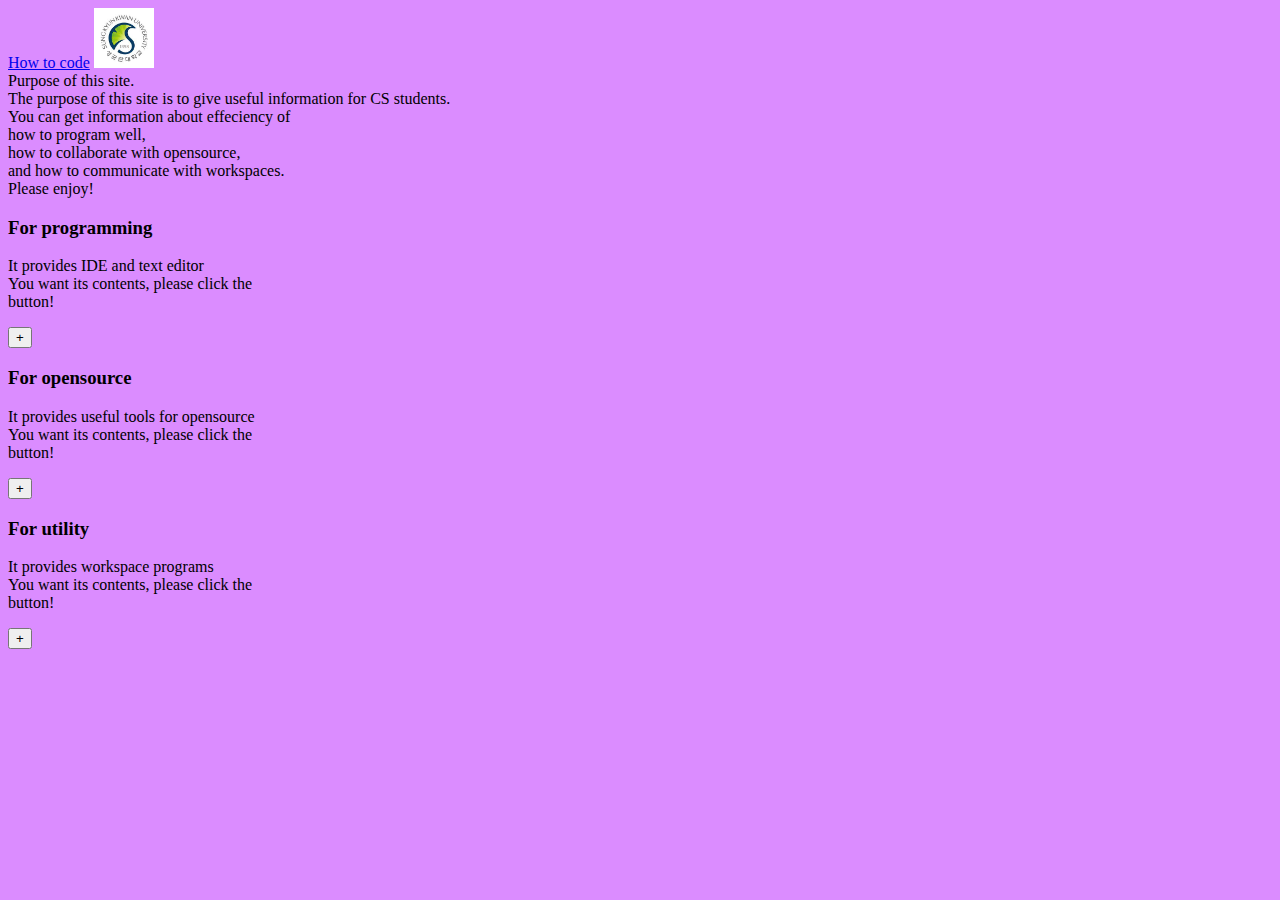
<file: index.html>
<!DOCTYPE html>
<html>

<head>
    <title>Information for CS students</title>
    <link href="https://cdn.jsdelivr.net/npm/bootstrap@5.1.3/dist/css/bootstrap.min.css" rel="stylesheet" integrity="sha384-1BmE4kWBq78iYhFldvKuhfTAU6auU8tT94WrHftjDbrCEXSU1oBoqyl2QvZ6jIW3" crossorigin="anonymous" />
    <link rel="stylesheet" href="css/style.css" />
</head>

<body>
    <nav class="navbar navbar-expand-lg navbar-dark bg-success">
        <div class="container-fluid">
            <a class="navbar-brand" href="#">How to code</a>
            <img src="image/skku.jpg" style="width: 60px; height: 60px" />
        </div>
    </nav>

    <div class="container-fluid float-left mt-3 bg-white rounded mx-0">
        <div class="accordian display-6" id="purpose">
            Purpose of this site.
            <div class="container-fluid h5">
                The purpose of this site is to give useful information for CS students.
                <br /> You can get information about effeciency of <br />how to program well,
                <br />how to collaborate with opensource, <br />and how to communicate with workspaces.<br /> Please enjoy!
            </div>
        </div>
    </div>
    <div class="container-fluid bg-light">
        <div class="row">
            <div class="col">
                <div class="card" style="width: 18rem" id="programming">
                    <h3 class="card-title">For programming</h3>
                    <p class="card-text">
                        It provides IDE and text editor<br /> You want its contents, please click the button!
                    </p>
                    <button type="button" class="btn btn-primary btn-small" id="open program card">+</button>
                </div>
            </div>

            <div class="col">
                <div class="card" style="width: 18rem" id="opensource">
                    <h3 class="card-title">For opensource</h3>
                    <p class="card-text">
                        It provides useful tools for opensource<br /> You want its contents, please click the button!
                    </p>
                    <button type="button" class="btn btn-primary btn-small" id="open opensource card">+</button>
                </div>
            </div>

            <div class="col">
                <div class="card" style="width: 18rem" id="utility">
                    <h3 class="card-title">For utility</h3>
                    <p class="card-text">
                        It provides workspace programs<br /> You want its contents, please click the button!
                    </p>
                    <button type="button" class="btn btn-primary btn-small" id="open utility card">+</button>
                </div>
            </div>
        </div>
    </div>
</body>
<script src="index.js"></script>

</html>
</file>
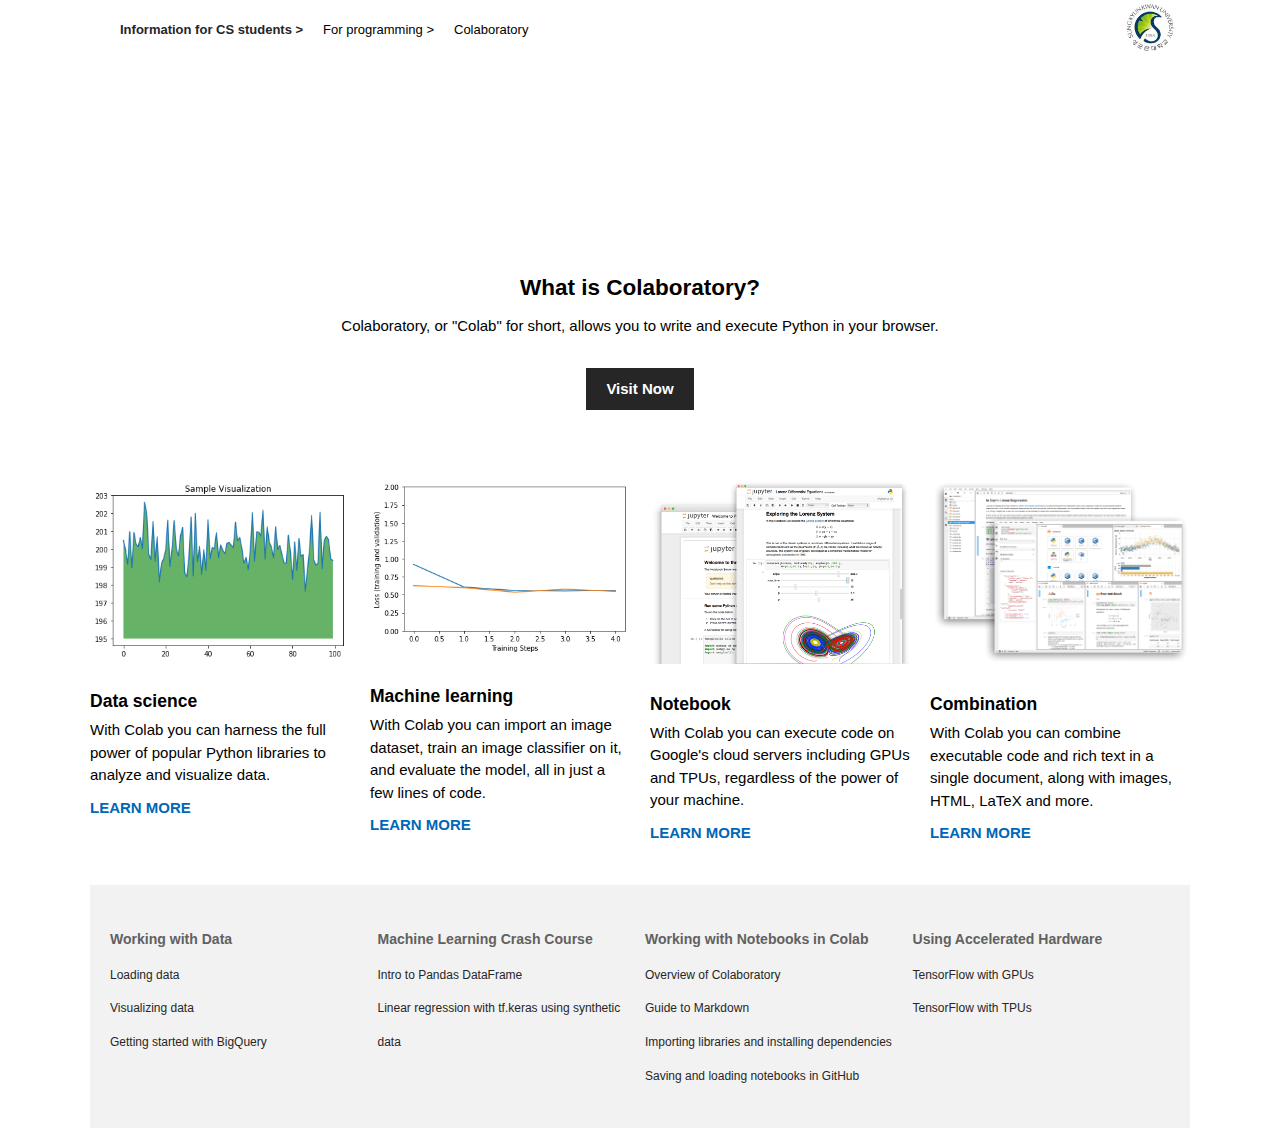
<file: colab.html>
<!DOCTYPE html>
<html>

<head>
    <title>Colaboratory</title>
    <link rel="stylesheet" href="css/colab_style.css" />
</head>

<body>

    <div class="container">
        <!-- Nav -->
        <nav class="main-nav">
            <ul class="main-menu">
                <li><strong><a href="file:///C:/Users/kmixs99/OSSP-TEAM/index.html">Information for CS students ></a></strong></li>
                <li>For programming ></li>
                <li>Colaboratory</li>
            </ul>
            <ul class="right-menu">
                <li>
                    <img src="image/skku.jpg" alt="SKKU" class="logo">

                </li>
            </ul>
        </nav>

        <!-- Showcase -->
        <header class="showcase">
            <h2>What is Colaboratory?</h2>
            <p>
                Colaboratory, or "Colab" for short, allows you to write and execute Python in your browser.
            </p>
            <a href="https://colab.research.google.com/?utm_source=scs-index" class="btn">
            Visit Now <i class="fas fa-chevron-right"></i>
          </a>
        </header>

        <!-- Home cards -->
        <section class="home-cards">
            <div>
                <img src="image/colab/data science.png">
                <h3>Data science</h3>
                <p>
                    With Colab you can harness the full power of popular Python libraries to analyze and visualize data.
                </p>
                <a href="https://colab.research.google.com/?utm_source=scs-index#working-with-data">Learn More <i class="fas fa-chevron-right"></i></a>
            </div>
            <div>
                <img src="image/colab/machine learning.png" alt="" />
                <h3>Machine learning</h3>
                <p>
                    With Colab you can import an image dataset, train an image classifier on it, and evaluate the model, all in just a few lines of code.
                </p>
                <a href="https://colab.research.google.com/?utm_source=scs-index#machine-learning-examples">Learn More <i class="fas fa-chevron-right"></i></a>
            </div>
            <div>
                <img src="image/colab/notebook.png" alt="" />
                <h3>Notebook</h3>
                <p>
                    With Colab you can execute code on Google's cloud servers including GPUs and TPUs, regardless of the power of your machine.
                </p>
                <a href="https://colab.research.google.com/notebooks/basic_features_overview.ipynb">Learn More <i class="fas fa-chevron-right"></i></a>
            </div>
            <div>
                <img src="image/colab/combination.png" alt="" />
                <h3>Combination</h3>
                <p>
                    With Colab you can combine executable code and rich text in a single document, along with images, HTML, LaTeX and more.
                </p>
                <a href="https://colab.research.google.com/?utm_source=scs-index#using-accelerated-hardware">Learn More <i class="fas fa-chevron-right"></i></a>
            </div>
        </section>

        <!-- Links -->
        <section class="links">
            <div class="links-inner">
                <ul>
                    <li>
                        <h3>Working with Data</h3>
                    </li>
                    <li><a href="https://colab.research.google.com/notebooks/io.ipynb">Loading data</a></li>
                    <li><a href="https://colab.research.google.com/notebooks/charts.ipynb">Visualizing data</a></li>
                    <li><a href="https://colab.research.google.com/notebooks/bigquery.ipynb">Getting started with BigQuery</a></li>
                </ul>
                <ul>
                    <li>
                        <h3>Machine Learning Crash Course</h3>
                    </li>
                    <li><a href="https://colab.research.google.com/github/google/eng-edu/blob/main/ml/cc/exercises/pandas_dataframe_ultraquick_tutorial.ipynb">Intro to Pandas DataFrame</a></li>
                    <li><a href="https://colab.research.google.com/github/google/eng-edu/blob/main/ml/cc/exercises/linear_regression_with_synthetic_data.ipynb">Linear regression with tf.keras using synthetic data</a></li>
                </ul>
                <ul>
                    <li>
                        <h3>Working with Notebooks in Colab</h3>
                    </li>
                    <li><a href="https://colab.research.google.com/notebooks/basic_features_overview.ipynb">Overview of Colaboratory</a></li>
                    <li><a href="https://colab.research.google.com/notebooks/markdown_guide.ipynb">Guide to Markdown</a></li>
                    <li><a href="https://colab.research.google.com/notebooks/snippets/importing_libraries.ipynb">Importing libraries and installing dependencies</a></li>
                    <li><a href="https://colab.research.google.com/github/googlecolab/colabtools/blob/master/notebooks/colab-github-demo.ipynb">Saving and loading notebooks in GitHub</a></li>
                </ul>
                <ul>
                    <li>
                        <h3>Using Accelerated Hardware</h3>
                    </li>
                    <li><a href="https://colab.research.google.com/notebooks/gpu.ipynb">TensorFlow with GPUs</a></li>
                    <li><a href="https://colab.research.google.com/notebooks/tpu.ipynb">TensorFlow with TPUs</a></li>
                </ul>
            </div>
        </section>
</body>

</html>
</file>
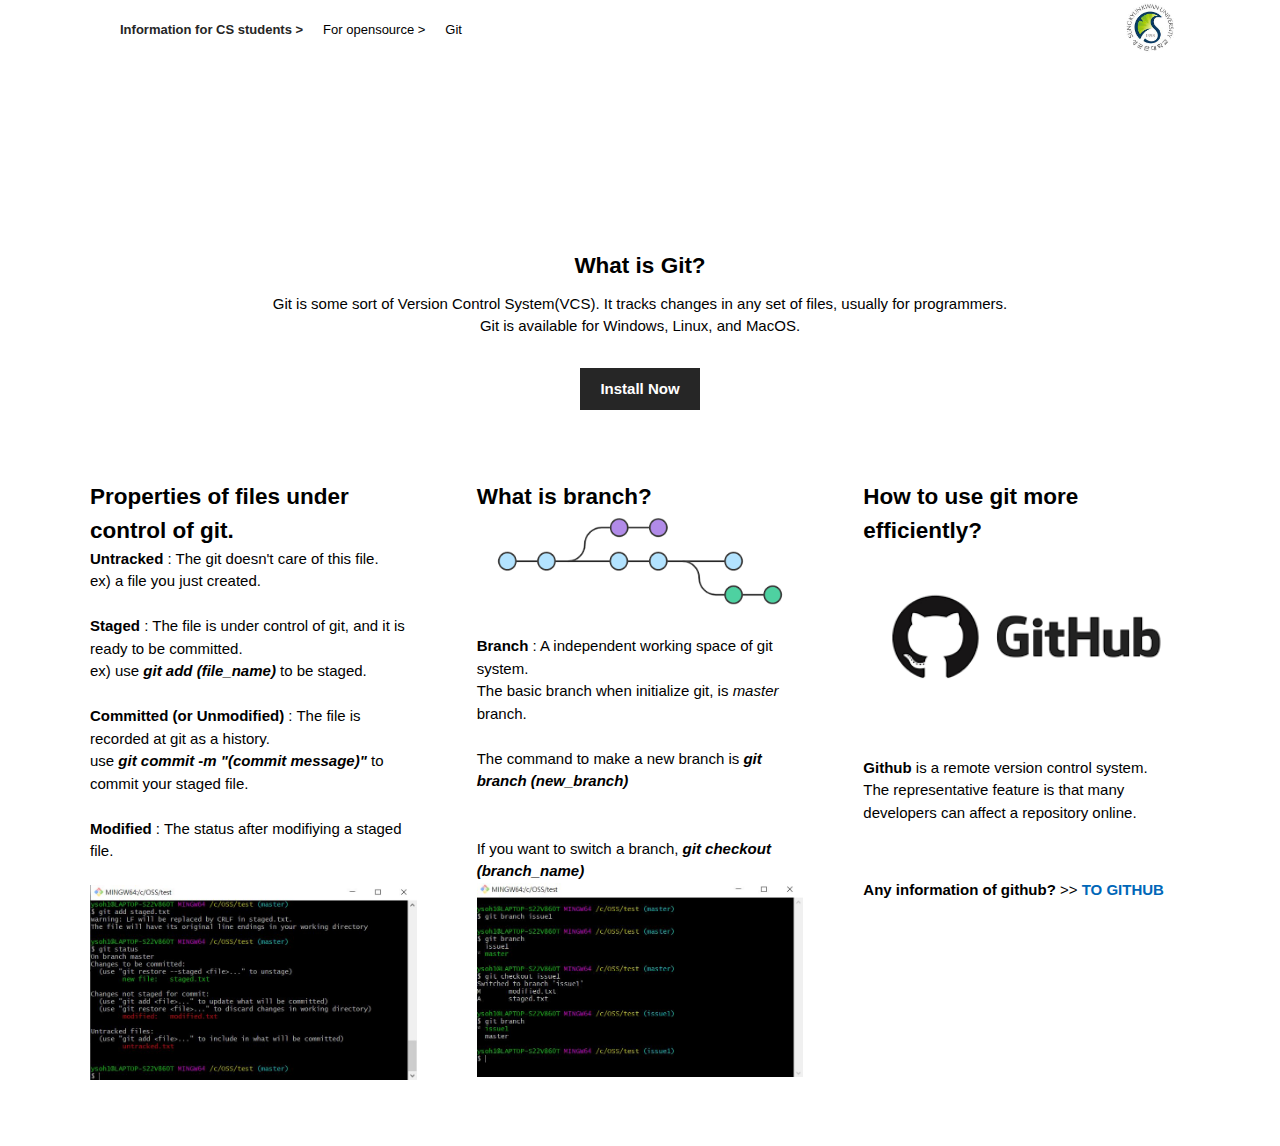
<file: git.html>
<!DOCTYPE html>
<html>

<head>
    <title>Git</title>
    <link rel="stylesheet" href="css/git_style.css">
</head>

<body>
    <div class="container">
        <!-- Nav -->
        <nav class="main-nav">
            <ul class="main-menu">
                <li><strong><a href="index.html">Information for CS students ></a></strong></li>
                <li>For opensource ></li>
                <li>Git</li>
            </ul>
            <ul class="right-menu">
                <li>
                    <img src="image/skku.jpg" alt="SKKU" class="logo">
                </li>
            </ul>
        </nav>

        <!-- Showcase -->
        <header class="showcase">
            <h2>What is Git?</h2>
            <p>
                Git is some sort of Version Control System(VCS). It tracks changes in any set of files, usually for programmers.
                <br>Git is available for Windows, Linux, and MacOS.
            </p>
            <a href="https://git-scm.com/downloads" class="btn">
                Install Now <i class="fas fa-chevron-right"></i>
            </a>
        </header>

        <!-- Home cards -->
        <section class="home-cards">
            <div>
                <h2>Properties of files under control of git.</h2>
                <ul>
                    <li>
                        <b>Untracked</b> : The git doesn't care of this file.
                        <p>ex) a file you just created.</p>
                    </li>
                    <li>
                        <br><b>Staged</b> : The file is under control of git, and it is ready to be committed.
                        <p>ex) use <b><em>git add (file_name)</em></b> to be staged.</p>
                    </li>
                    <li>
                        <br><b>Committed (or Unmodified)</b> : The file is recorded at git as a history.
                        <p>use <b><em>git commit -m "(commit message)"</em></b> to commit your staged file.</p>
                    </li>
                    <li>
                        <br><b>Modified</b> : The status after modifiying a staged file.<br>
                    </li>
                </ul>
                <br><img src="image/git/git_status.jpg" alt="">
            </div>
            <div>
                <h2>What is branch?</h2>
                <img src="image/git/git_branch.jpg" alt="">
                <b>Branch</b> : A independent working space of git system.
                <br>The basic branch when initialize git, is <em>master</em> branch.
                <br><br>
                <p>The command to make a new branch is <b><em>git branch (new_branch)</em></b></p>
                <br><br>
                <p>If you want to switch a branch, <b><em>git checkout (branch_name)</em></b></p>
                <img src="image/git/git_checkout.JPG" alt="">
            </div>
            <div>
                <h2>How to use git more efficiently?</h2>
                <img src="image/git/github_logo.jpg" alt="">
                <p>
                    <b>Github</b> is a remote version control system.
                    <br>The representative feature is that many developers can affect a repository online.
                </p>
                <br><br>
                <p><b>Any information of github?</b> >> <a href="github.html">To github</a></p>
            </div>
        </section>
    </div>
</body>

</html>
</file>
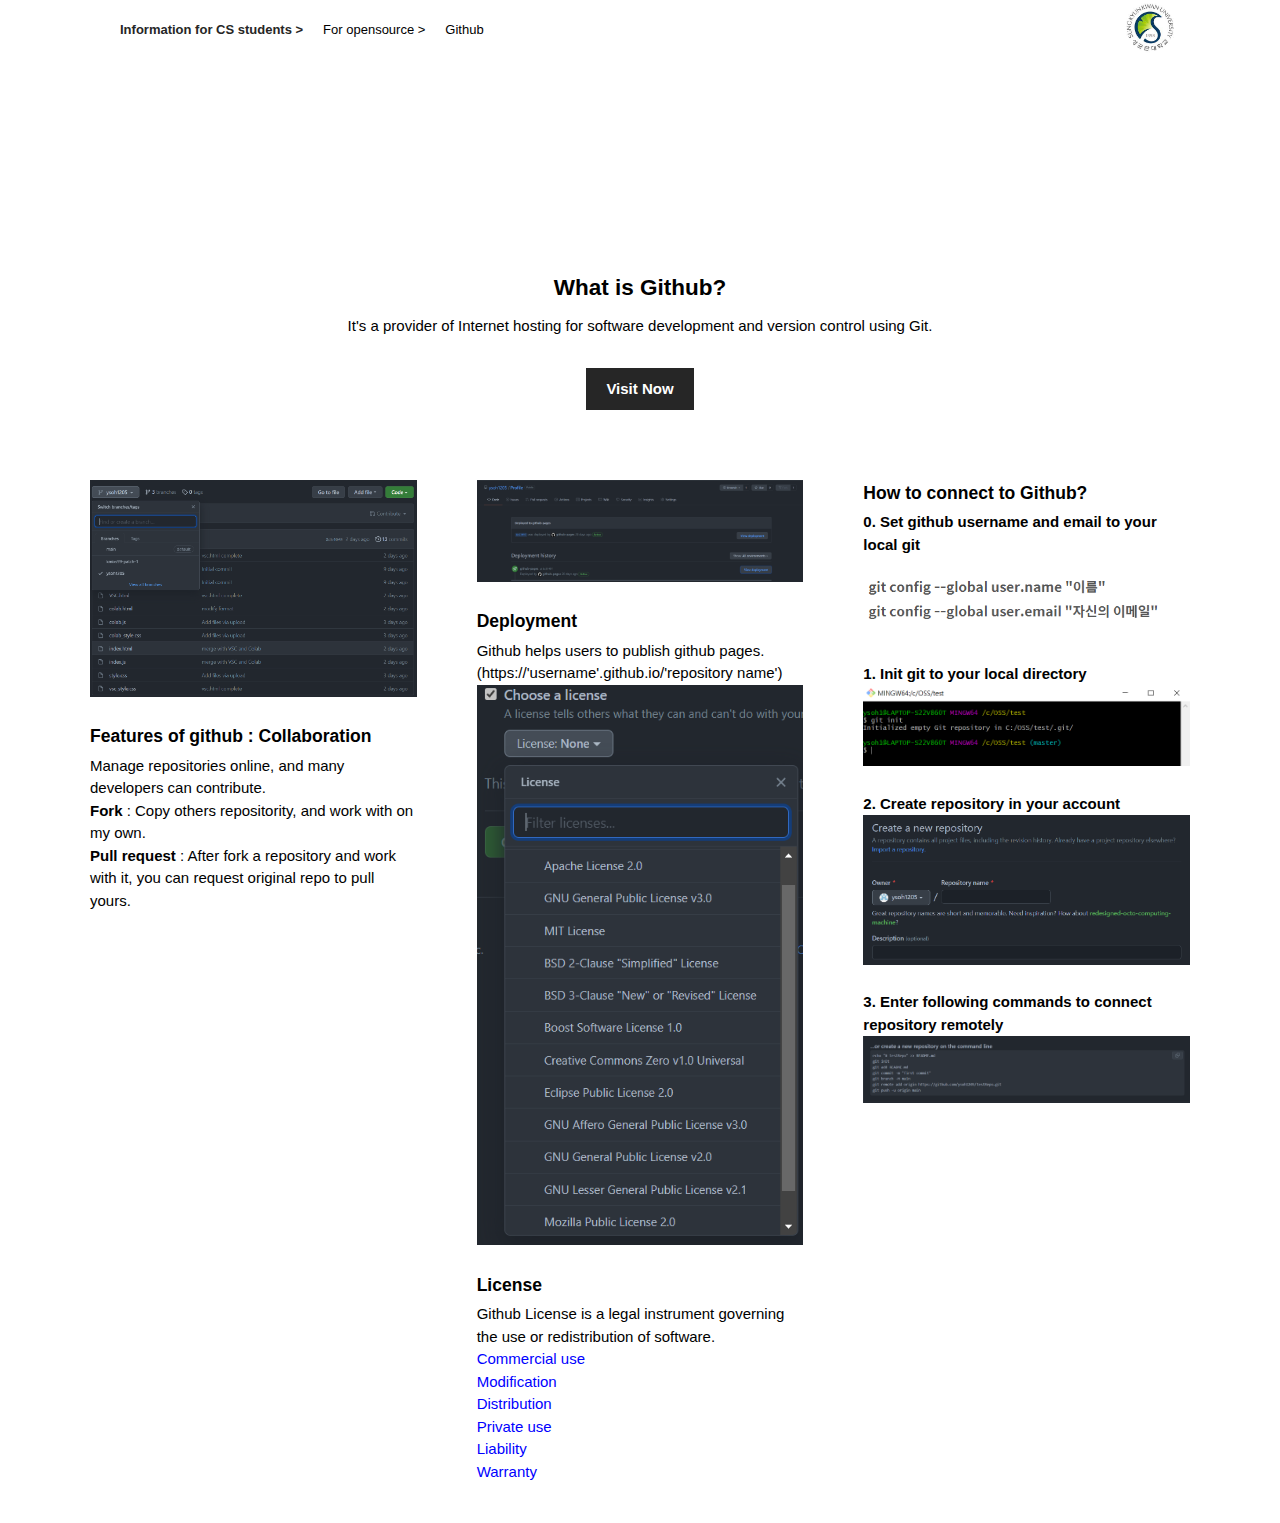
<file: github.html>
<!DOCTYPE html>
<html>

<head>
    <title>Github</title>
    <link rel="stylesheet" href="css/github_style.css">
</head>

<body>
    <div class="container">
        <!-- Nav -->
        <nav class="main-nav">
            <ul class="main-menu">
                <li><strong><a href="index.html">Information for CS students ></a></strong></li>
                <li>For opensource ></li>
                <li>Github</li>
            </ul>
            <ul class="right-menu">
                <li>
                    <img src="image/skku.jpg" alt="SKKU" class="logo">
                </li>
            </ul>
        </nav>

        <!-- Showcase -->
        <header class="showcase">
            <h2>What is Github?</h2>
            <p>
                It's a provider of Internet hosting for software development and version control using Git.
            </p>
            <a href="https://github.com/" class="btn">
                Visit Now <i class="fas fa-chevron-right"></i>
            </a>
        </header>

        <!-- Home cards -->
        <section class="home-cards">
            <div>
                <img src="image/github/github_remote.jpg" alt="">
                <h3>Features of github : Collaboration</h3>
                <ul>
                    <li>Manage repositories online, and many developers can contribute.</li>
                    <li><b>Fork</b> : Copy others repositority, and work with on my own.</li>
                    <li><b>Pull request</b> : After fork a repository and work with it, you can request original repo to pull yours.</li>
                </ul>
            </div>
            <div>
                <img src="image/github/github_deploy.jpg" alt="">
                <h3>Deployment</h3>
                <p>Github helps users to publish github pages.(https://'username'.github.io/'repository name')</p>
                <img src="image/github/github_license.jpg" alt="">
                <h3>License</h3>
                <p>Github License is a legal instrument governing the use or redistribution of software.</p>
                <ul style="color:rgb(0, 0, 255);">
                    <li>Commercial use</li>
                    <li>Modification</li>
                    <li>Distribution</li>
                    <li>Private use</li>
                    <li>Liability</li>
                    <li>Warranty</li>
                </ul>
            </div>
            <div>
                <h3>How to connect to Github?</h3>
                <ul>
                    <li>
                        <b>0. Set github username and email to your local git</b>
                        <img src="image/github/git_config.jpg" alt="">
                    </li>
                    <li>
                        <b>1. Init git to your local directory</b>
                        <img src="image/github/git_init.jpg" alt="">
                    </li>
                    <li>
                        <b>2. Create repository in your account</b>
                        <img src="image/github/github_create_repo.jpg" alt="">
                    </li>
                    <li>
                        <b>3. Enter following commands to connect repository remotely</b>
                        <img src="image/github/github_setup_command.jpg">
                    </li>
                </ul>
            </div>
        </section>
    </div>
</body>

</html>
</file>
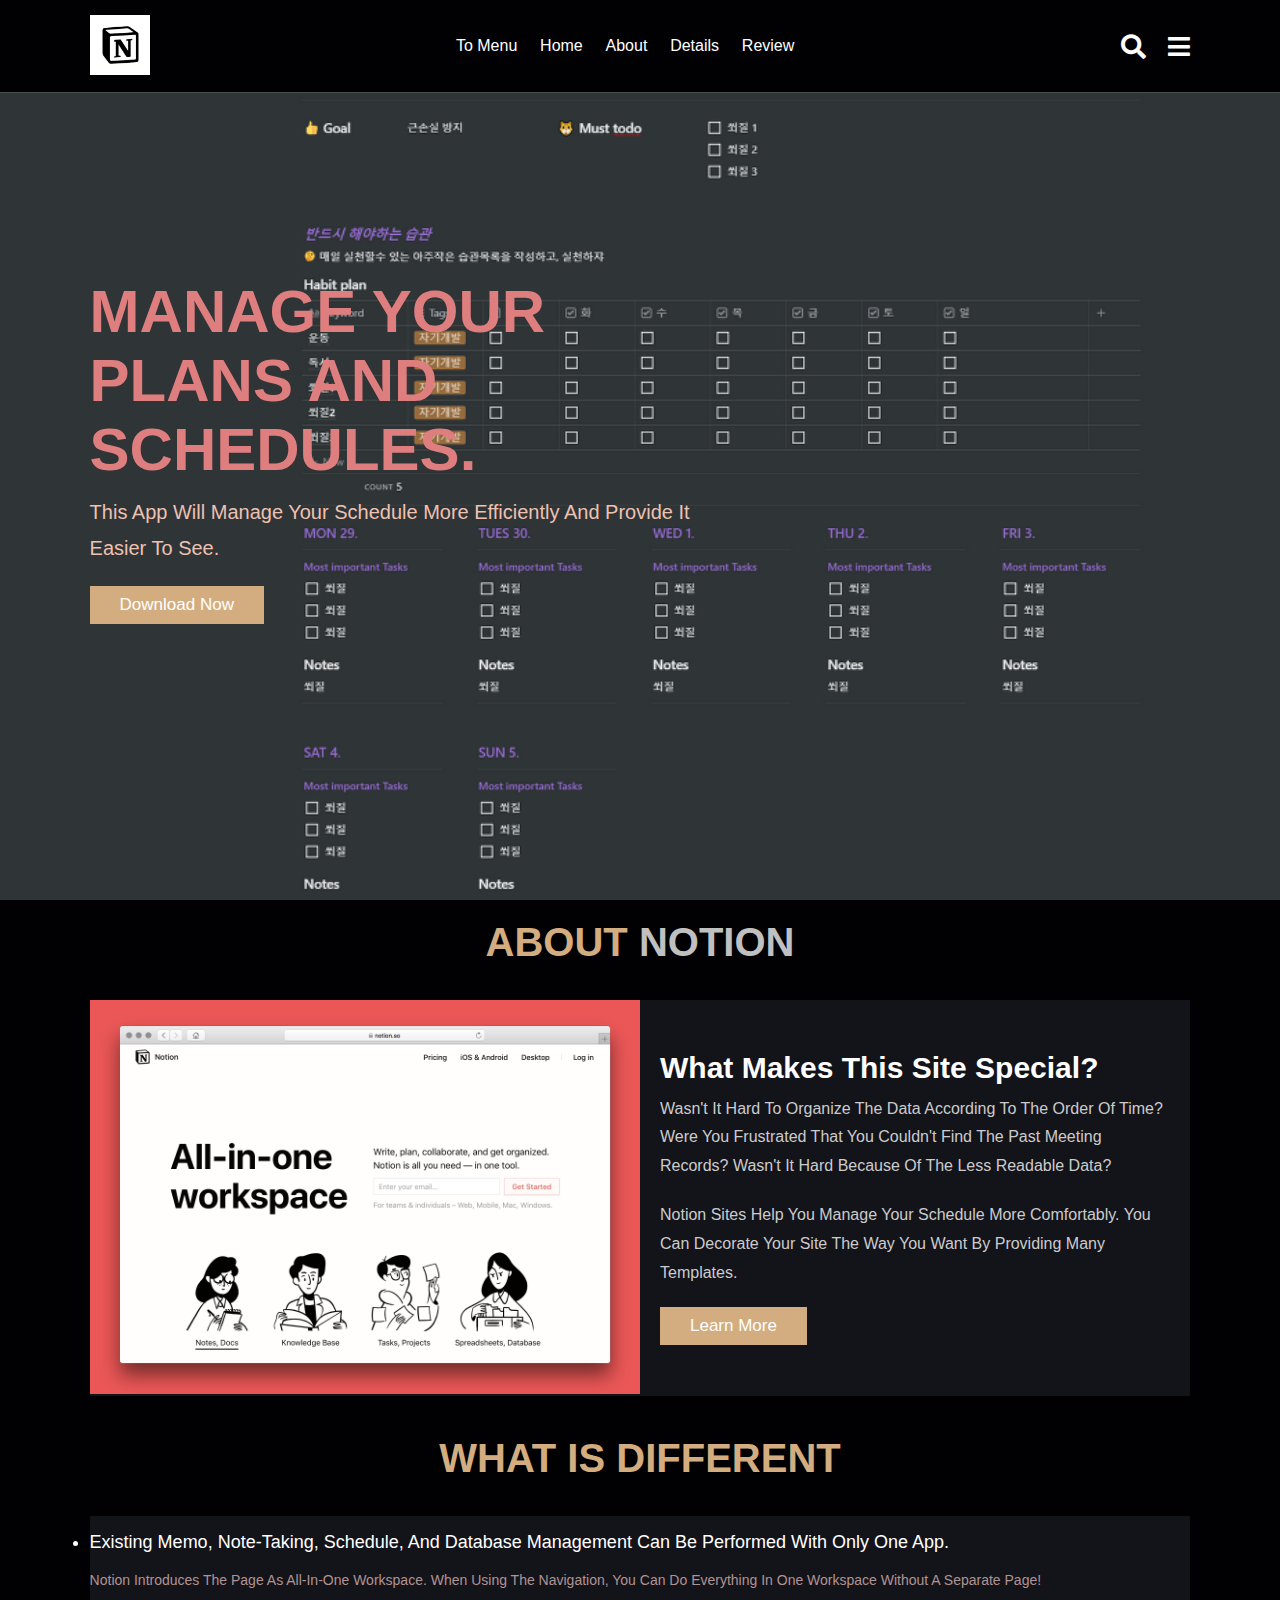
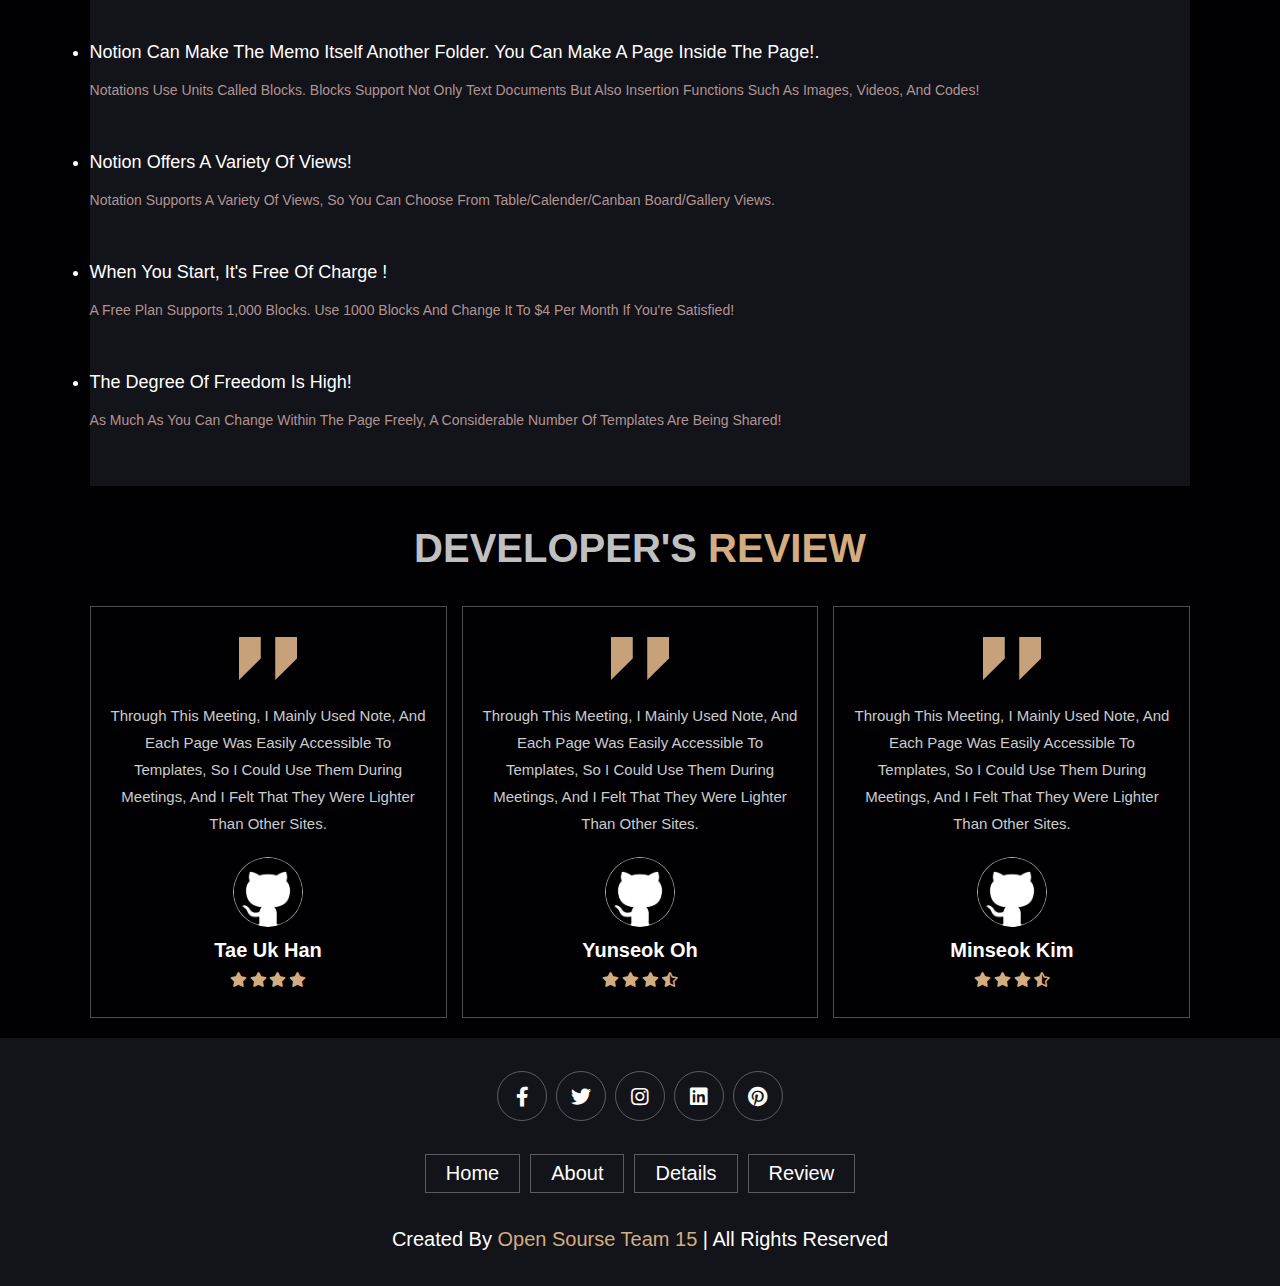
<file: Notion.html>
<!DOCTYPE html>
<html lang="en">

<head>
    <meta charset="UTF-8">
    <meta http-equiv="X-UA-Compatible" content="IE=edge">
    <meta name="viewport" content="width=device-width, initial-scale=1.0">
    <title>Notion Disign</title>

    <!-- font awesome cdn link  -->
    <link rel="stylesheet" href="https://cdnjs.cloudflare.com/ajax/libs/font-awesome/5.15.4/css/all.min.css">

    <!-- custom css file link  -->
    <link rel="stylesheet" href="css/Notion_style.css">

</head>

<body>

    <!-- header section starts  -->

    <header class="header">

        <a href="#" class="logo">
            <img src="image/Notion/logo.png" alt="">
        </a>

        <nav class="navbar">
            <a href="index.html">to menu</a>
            <a href="#home">home</a>
            <a href="#about">about</a>
            <a href="#howtouse">details</a>
            <a href="#review">review</a>
        </nav>

        <div class="icons">
            <div class="fas fa-search" id="search-btn"></div>
            <div class="fas fa-bars" id="howtouse-btn"></div>
        </div>

        <div class="search-form">
            <input type="search" id="search-box" placeholder="search here...">
            <label for="search-box" class="fas fa-search"></label>
        </div>

    </header>

    <!-- header section ends -->

    <!-- home section starts  -->

    <section class="home" id="home">

        <div class="content">
            <h3>Manage your plans and schedules.</h3>
            <p>This app will manage your schedule more efficiently and provide it easier to see.</p>
            <a href="#" class="btn">Download now</a>
        </div>

    </section>

    <!-- home section ends -->

    <!-- about section starts  -->

    <section class="about" id="about">

        <h1 class="heading"> <span>about</span> Notion </h1>

        <div class="row">

            <div class="image">
                <img src="image/Notion/about-img.jpeg" alt="">
            </div>

            <div class="content">
                <h3>What Makes This Site special?</h3>
                <p>Wasn't it hard to organize the data according to the order of time? Were you frustrated that you couldn't find the past meeting records? Wasn't it hard because of the less readable data?</p>
                <p>Notion sites help you manage your schedule more comfortably. You can decorate your site the way you want by providing many templates.</p>
                <a href="#" class="btn">learn more</a>
            </div>

        </div>

    </section>

    <!-- about section ends -->

    <!-- howtouse section starts  -->

    <section class="howtouse" id="howtouse">

        <h1 class="heading"> <span>What is Different</span> </h1>

        <div class="row">
            <div class="content">
                <list>
                    <ul>
                        <li>Existing memo, note-taking, schedule, and database management can be performed with only one app.</li>
                        <p> Notion introduces the page as All-in-one workspace. When using the navigation, you can do everything in one workspace without a separate page!</p><br>
                        <li>Notion can make the memo itself another folder. You can make a page inside the page!.</li>
                        <p> Notations use units called blocks. Blocks support not only text documents but also insertion functions such as images, videos, and codes!</p><br>
                        <li>Notion offers a variety of views!</li>
                        <p>Notation supports a variety of views, so you can choose from table/calender/canban board/gallery views.</p><br>
                        <li>When you start, it's free of charge !</li>
                        <p> A free plan supports 1,000 blocks. Use 1000 blocks and change it to $4 per month if you're satisfied!</p><br>
                        <li>The degree of freedom is high!</li>
                        <p> As much as you can change within the page freely, a considerable number of templates are being shared!</p><br>
                    </ul>
                </list>
            </div>
        </div>

    </section>

    <!-- howtouse section ends -->

    <!-- review section starts  -->

    <section class="review" id="review">

        <h1 class="heading"> Developer's <span>review</span> </h1>

        <div class="box-container">

            <div class="box">
                <img src="image/Notion/quote-img.png" alt="" class="quote">
                <p>Through this meeting, I mainly used Note, and each page was easily accessible to templates, so I could use them during meetings, and I felt that they were lighter than other sites.</p>
                <img src="image/Notion/pic-1.png" class="user" alt="">
                <h3>Tae Uk Han</h3>
                <div class="stars">
                    <i class="fas fa-star"></i>
                    <i class="fas fa-star"></i>
                    <i class="fas fa-star"></i>
                    <i class="fas fa-star"></i>
                </div>
            </div>

            <div class="box">
                <img src="image/Notion/quote-img.png" alt="" class="quote">
                <p>Through this meeting, I mainly used Note, and each page was easily accessible to templates, so I could use them during meetings, and I felt that they were lighter than other sites.</p>
                <img src="image/Notion/pic-1.png" class="user" alt="">
                <h3>Yunseok Oh</h3>
                <div class="stars">
                    <i class="fas fa-star"></i>
                    <i class="fas fa-star"></i>
                    <i class="fas fa-star"></i>
                    <i class="fas fa-star-half-alt"></i>
                </div>
            </div>

            <div class="box">
                <img src="image/Notion/quote-img.png" alt="" class="quote">
                <p>Through this meeting, I mainly used Note, and each page was easily accessible to templates, so I could use them during meetings, and I felt that they were lighter than other sites.</p>
                <img src="image/Notion/pic-1.png" class="user" alt="">
                <h3>Minseok Kim</h3>
                <div class="stars">
                    <i class="fas fa-star"></i>
                    <i class="fas fa-star"></i>
                    <i class="fas fa-star"></i>
                    <i class="fas fa-star-half-alt"></i>
                </div>
            </div>

        </div>

    </section>

    <!-- review section ends -->

    <!-- footer section starts  -->

    <section class="footer">

        <div class="share">
            <a href="#" class="fab fa-facebook-f"></a>
            <a href="#" class="fab fa-twitter"></a>
            <a href="#" class="fab fa-instagram"></a>
            <a href="#" class="fab fa-linkedin"></a>
            <a href="#" class="fab fa-pinterest"></a>
        </div>

        <div class="links">
            <a href="#">home</a>
            <a href="#">about</a>
            <a href="#">details</a>
            <a href="#">review</a>
        </div>

        <div class="credit">created by <span>Open Sourse Team 15</span> | all rights reserved</div>

    </section>

    <!-- footer section ends -->










</body>

</html>
</file>
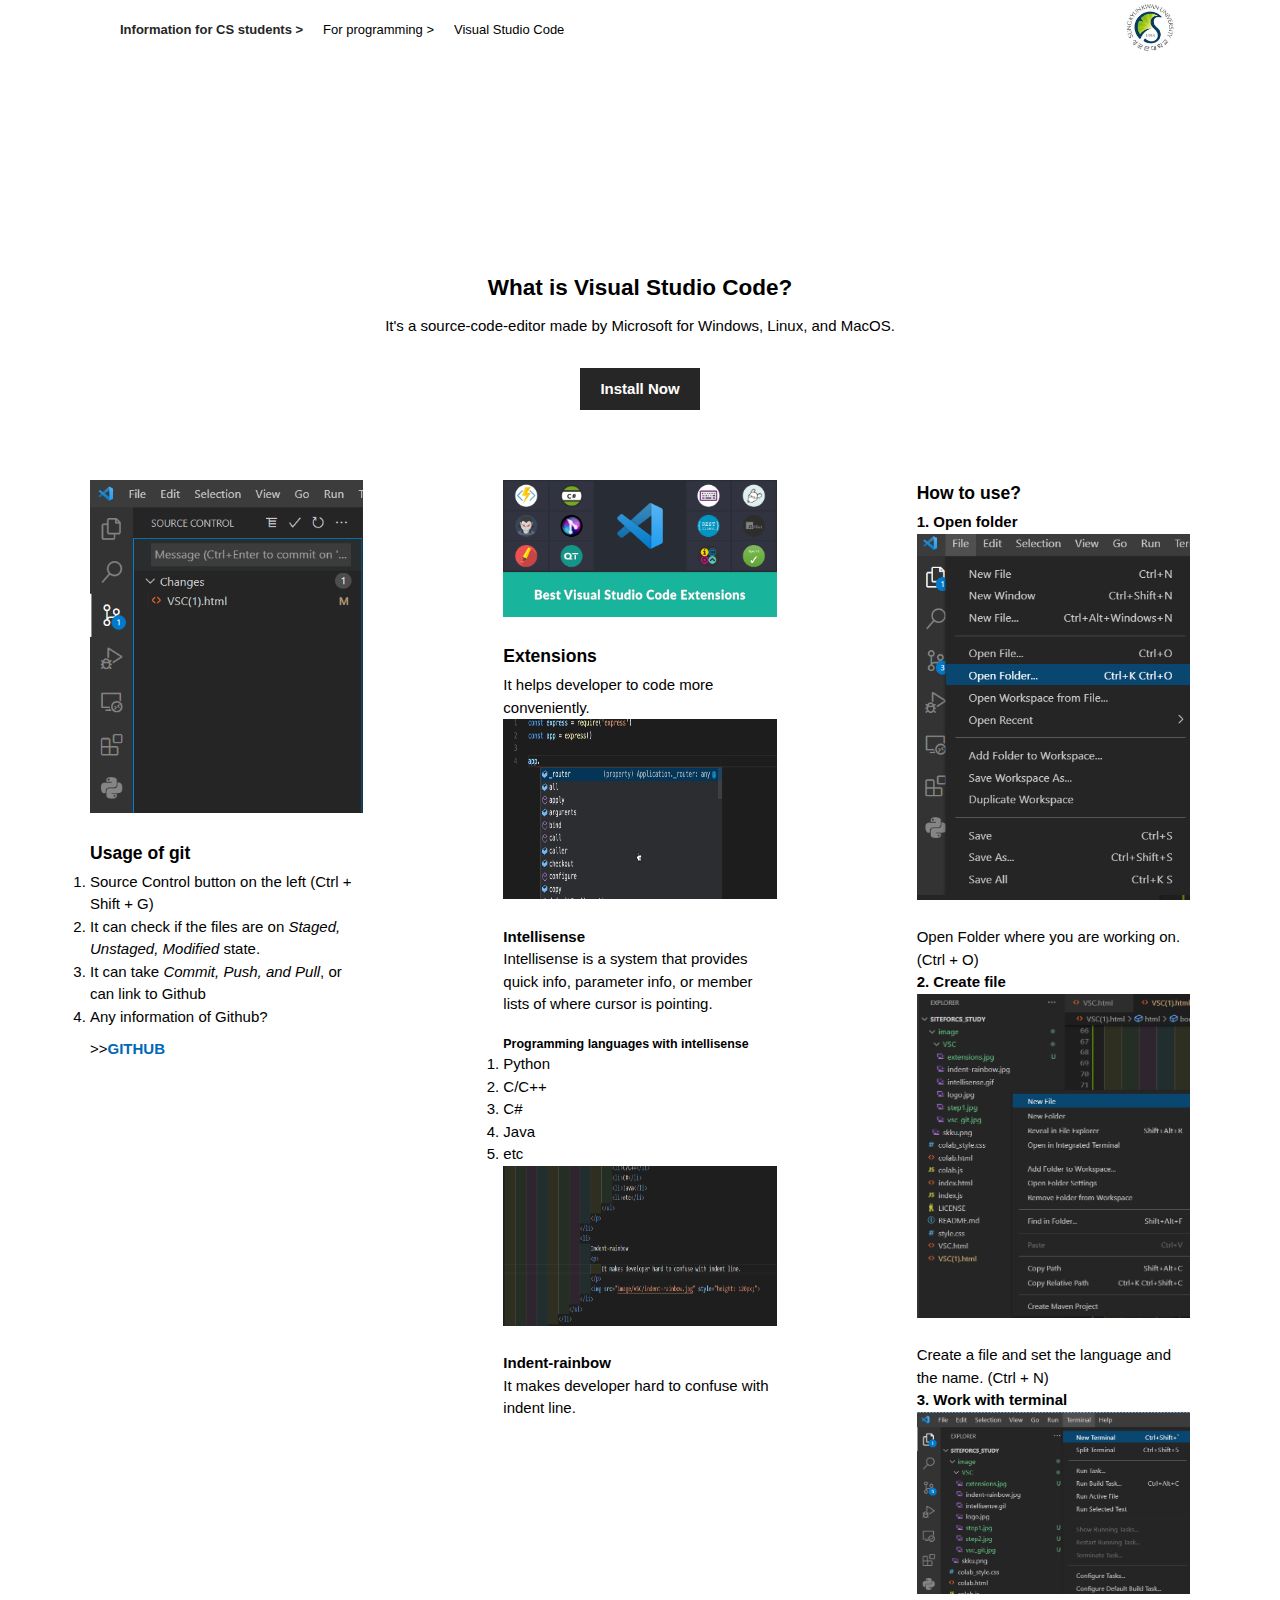
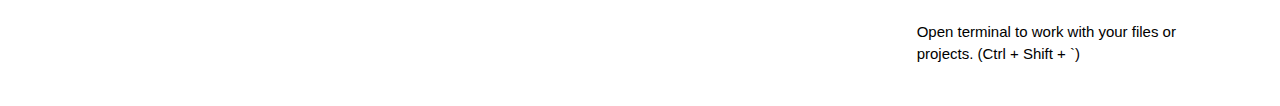
<file: VSC.html>
<!DOCTYPE html>
<html>

<head>
    <title>Visual Studio Code</title>
    <link rel="stylesheet" href="css/vsc_style.css">
</head>

<body>
    <div class="container">
        <!-- Nav -->
        <nav class="main-nav">
            <ul class="main-menu">
                <li><strong><a href="index.html">Information for CS students ></a></strong></li>
                <li>For programming ></li>
                <li>Visual Studio Code</li>
            </ul>
            <ul class="right-menu">
                <li>
                    <img src="image/skku.jpg" alt="SKKU" class="logo">
                </li>
            </ul>
        </nav>

        <!-- Showcase -->
        <header class="showcase">
            <h2>What is Visual Studio Code?</h2>
            <p>
                It's a source-code-editor made by Microsoft for Windows, Linux, and MacOS.
            </p>
            <a href="https://code.visualstudio.com" class="btn">
                Install Now <i class="fas fa-chevron-right"></i>
            </a>
        </header>

        <!-- Home cards -->
        <section class="home-cards">
            <div>
                <img src="image/VSC/vsc_git.jpg" alt="">
                <h3>Usage of git</h3>
                <ol>
                    <li>Source Control button on the left (Ctrl + Shift + G)</li>
                    <li>It can check if the files are on <em>Staged, Unstaged, Modified</em> state.</li>
                    <li>It can take <em>Commit, Push, and Pull</em>, or can link to Github</li>
                    <li>Any information of Github? <br>>><a href="github.html">Github</a></li>
                </ol>
            </div>
            <div class="card-center">
                <img src="image/VSC/extensions.jpg" alt="">
                <h3>Extensions</h3>
                <p>
                    It helps developer to code more conveniently.
                </p>
                <ul>
                    <li>
                        <img src="image/VSC/intellisense.gif" style="height: 180px;">
                        <h4>Intellisense</h4>
                        <p>
                            Intellisense is a system that provides quick info, parameter info, or member lists of where cursor is pointing.
                        </p>
                        <p>
                            <h5><br>Programming languages with intellisense</h5>
                            <ol>
                                <li>Python</li>
                                <li>C/C++</li>
                                <li>C#</li>
                                <li>Java</li>
                                <li>etc</li>
                            </ol>
                        </p>
                    </li>
                    <li>
                        <img src="image/VSC/indent-rainbow.jpg" style="height: 160px;">
                        <h4>Indent-rainbow</h4>
                        <p>
                            It makes developer hard to confuse with indent line.
                        </p>
                    </li>
                </ul>
            </div>
            <div>
                <h3>How to use?</h3>
                <h4>1. Open folder</h4>
                <img src="image/VSC/step1.jpg">
                <p>Open Folder where you are working on. (Ctrl + O)</p>
                <h4>2. Create file</h4>
                <img src="image/VSC/step2.jpg">
                <p>Create a file and set the language and the name. (Ctrl + N)</p>
                <h4>3. Work with terminal</h4>
                <img src="image/VSC/step3.jpg">
                <p>Open terminal to work with your files or projects. (Ctrl + Shift + `)</p>
            </div>

        </section>
    </div>
</body>

</html>
</file>
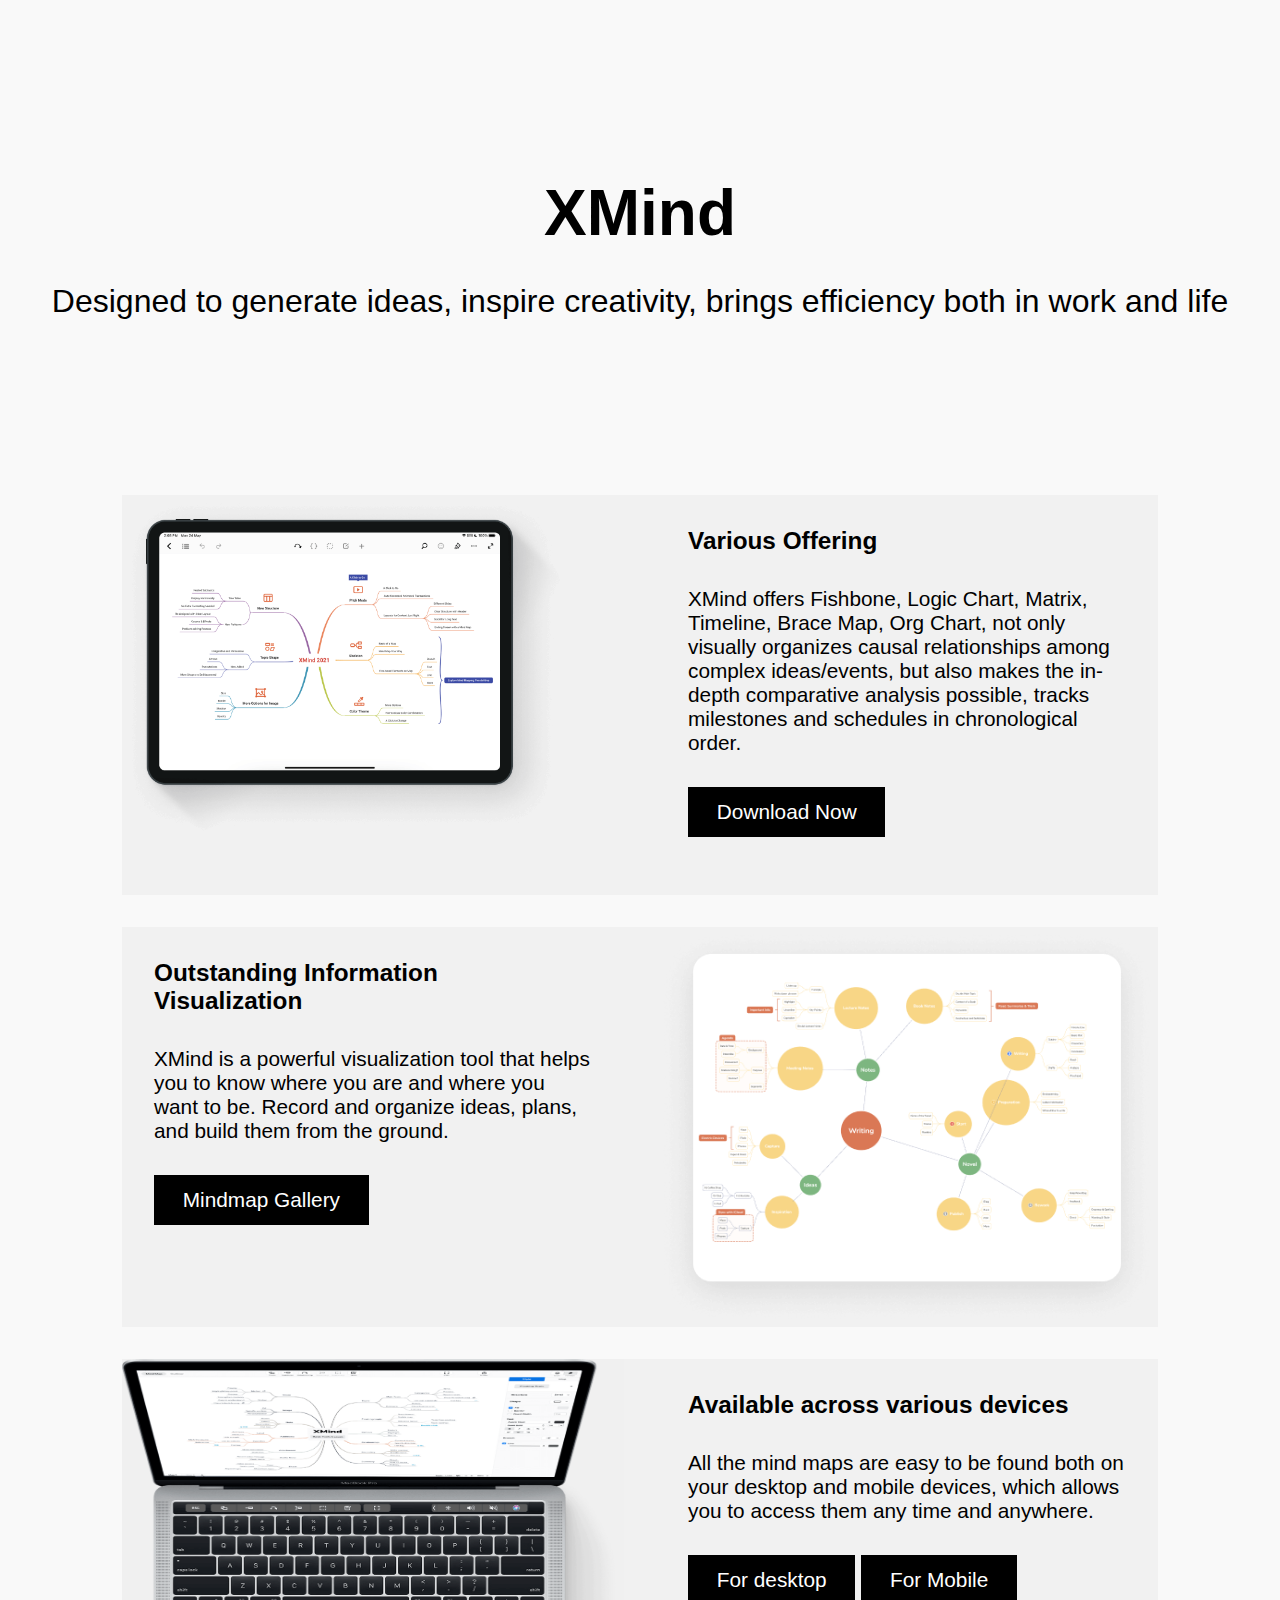
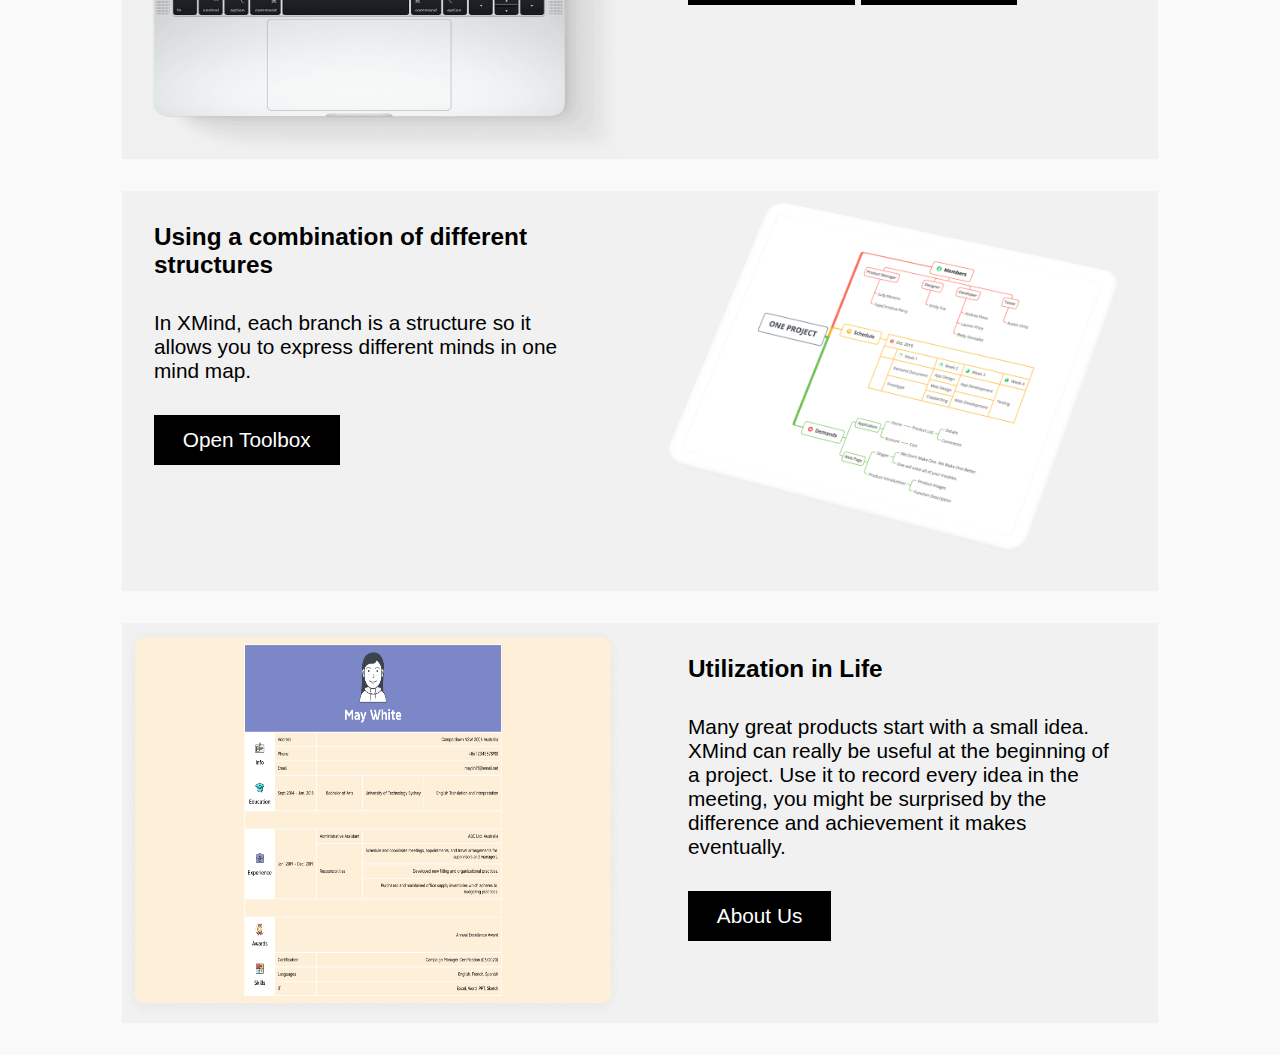
<file: xmind.html>
<!DOCTYPE html>
<html>

<head>
    <title>XMind</title>
    <link rel="stylesheet" href="css/xmind_style.css" />
</head>

<body>
    <header class="main-header">
        <h1>XMind</h1>
        <p>
            Designed to generate ideas, inspire creativity, brings efficiency both in work and life
        </p>
    </header>

    <main class="container">
        <section class="card">
            <img src="image/XMind/photo1.png" />
            <div>
                <h3>Various Offering</h3>
                <p>
                    XMind offers Fishbone, Logic Chart, Matrix, Timeline, Brace Map, Org Chart, not only visually organizes causal relationships among complex ideas/events, but also makes the in-depth comparative analysis possible, tracks milestones and schedules in chronological
                    order.
                </p>
                <a href="https://www.xmind.net/download/" class="btn">Download Now</a>
            </div>
        </section>

        <section class="card" data-aos="fade-left">
            <img src="image/XMind/photo2.png" />
            <div>
                <h3>Outstanding Information Visualization</h3>
                <p>
                    XMind is a powerful visualization tool that helps you to know where you are and where you want to be. Record and organize ideas, plans, and build them from the ground.
                </p>
                <a href="https://www.xmind.net/share/" class="btn">Mindmap Gallery</a>
            </div>
        </section>

        <section class="card" data-aos="fade-right">
            <img src="image/XMind/photo3.png" />
            <div>
                <h3>Available across various devices</h3>
                <p>
                    All the mind maps are easy to be found both on your desktop and mobile devices, which allows you to access them any time and anywhere.
                </p>
                <a href="https://www.xmind.net/desktop/" class="btn">For desktop</a>
                <a href="https://www.xmind.net/mobile/" class="btn">For Mobile</a>
            </div>
        </section>

        <section class="card" data-aos="fade-left">
            <img src="image/XMind/photo4.png" />
            <div>
                <h3>Using a combination of different structures</h3>
                <p>
                    In XMind, each branch is a structure so it allows you to express different minds in one mind map.
                </p>
                <a href="https://xmind.works/" class="btn">Open Toolbox</a>
            </div>
        </section>

        <section class="card" data-aos="fade-right">
            <img src="image/XMind/photo5.png" />
            <div>
                <h3>Utilization in Life</h3>
                <p>
                    Many great products start with a small idea. XMind can really be useful at the beginning of a project. Use it to record every idea in the meeting, you might be surprised by the difference and achievement it makes eventually.
                </p>
                <a href="https://www.xmind.net/about/" class="btn">About Us</a>
            </div>
        </section>
    </main>
</body>

</html>
</file>
<file: css/style.css>
body {
  background-color: rgb(219, 140, 255);
}
</file>
<file: css/colab_style.css>
* {
    box-sizing: border-box;
    margin: 0;
    padding: 0;
}

body {
    font-family: "Segoe UI", Tahoma, Geneva, Verdana, sans-serif;
    background: #fff;
    color: #000;
    font-size: 15px;
    line-height: 1.5;
}

a {
    color: #262626;
    text-decoration: none;
}

ul {
    list-style: none;
}

.container {
    width: 90%;
    max-width: 1100px;
    margin: auto;
}


/* Nav */

.main-nav {
    display: flex;
    align-items: center;
    justify-content: space-between;
    height: 60px;
    padding: 20px 0;
    font-size: 13px;
}

.main-nav .logo {
    width: 60px;
}

.main-nav ul {
    display: flex;
}

.main-nav ul li {
    padding: 0 10px;
}

.main-nav ul li a {
    padding-bottom: 2px;
}

.main-nav ul li a:hover {
    border-bottom: 2px solid #262626;
}

.main-nav ul.main-menu {
    flex: 1;
    margin-left: 20px;
}

.btn {
    cursor: pointer;
    display: inline-block;
    border: 0;
    font-weight: bold;
    padding: 10px 20px;
    background: #262626;
    color: #fff;
    font-size: 15px;
}

.btn:hover {
    opacity: 0.9;
}

.dark {
    color: #fff;
}

.dark .btn {
    background: #f4f4f4;
    color: #333;
}


/* Showcase */

.showcase {
    width: 100%;
    height: 400px;
    background: url("https://i.ibb.co/zGSDGCL/slide1.png") no-repeat center center/cover;
    display: flex;
    flex-direction: column;
    align-items: center;
    text-align: center;
    justify-content: flex-end;
    padding-bottom: 50px;
    margin-bottom: 20px;
}

.showcase h2,
.showcase p {
    margin-bottom: 10px;
}

.showcase .btn {
    margin-top: 20px;
}


/* Home cards */

.home-cards {
    display: grid;
    grid-template-columns: repeat(4, 1fr);
    grid-gap: 20px;
    margin-bottom: 40px;
}

.home-cards img {
    width: 100%;
    margin-bottom: 20px;
}

.home-cards h3 {
    margin-bottom: 5px;
}

.home-cards a {
    display: inline-block;
    padding-top: 10px;
    color: #0067b8;
    text-transform: uppercase;
    font-weight: bold;
}

.home-cards a:hover i {
    margin-left: 10px;
}


/* Links */

.links {
    background: #f2f2f2;
    color: #616161;
    font-size: 12px;
    padding: 35px 0;
}

.links-inner {
    max-width: 1100px;
    margin: 0 auto;
    padding: 0 20px;
    display: grid;
    grid-template-columns: repeat(4, 1fr);
    grid-gap: 10px;
    align-items: flex-start;
    justify-content: center;
}

.links li {
    line-height: 2.8;
}
</file>
<file: css/git_style.css>
* {
    box-sizing: border-box;
    margin: 0;
    padding: 0;
}

body {
    font-family: "Segoe UI", Tahoma, Geneva, Verdana, sans-serif;
    background: #fff;
    color: #000;
    font-size: 15px;
    line-height: 1.5;
}

a {
    color: #262626;
    text-decoration: none;
}

ul {
    list-style: none;
}

.container {
    width: 90%;
    max-width: 1100px;
    margin: auto;
}


/* Nav */

.main-nav {
    display: flex;
    align-items: center;
    justify-content: space-between;
    height: 60px;
    padding: 20px 0;
    font-size: 13px;
}

.main-nav .logo {
    width: 60px;
}

.main-nav ul {
    display: flex;
}

.main-nav ul li {
    padding: 0 10px;
}

.main-nav ul li a {
    padding-bottom: 2px;
}

.main-nav ul li a:hover {
    border-bottom: 2px solid #262626;
}

.main-nav ul.main-menu {
    flex: 1;
    margin-left: 20px;
}

.btn {
    cursor: pointer;
    display: inline-block;
    border: 0;
    font-weight: bold;
    padding: 10px 20px;
    background: #262626;
    color: #fff;
    font-size: 15px;
}

.btn:hover {
    opacity: 0.9;
}

.dark {
    color: #fff;
}

.dark .btn {
    background: #f4f4f4;
    color: #333;
}


/* Showcase */

.showcase {
    width: 100%;
    height: 400px;
    background: url("https://i.ibb.co/zGSDGCL/slide1.png") no-repeat center center/cover;
    display: flex;
    flex-direction: column;
    align-items: center;
    text-align: center;
    justify-content: flex-end;
    padding-bottom: 50px;
    margin-bottom: 20px;
}

.showcase h2,
.showcase p {
    margin-bottom: 10px;
}

.showcase .btn {
    margin-top: 20px;
}


/* Home cards */

.home-cards {
    display: grid;
    grid-template-columns: repeat(3, 1fr);
    grid-gap: 60px;
    margin-bottom: 40px;
}

.home-cards img {
    width: 100%;
    margin-bottom: 20px;
}

.home-cards h3 {
    margin-bottom: 5px;
}

.home-cards a {
    display: inline-block;
    padding-top: 10px;
    color: #0067b8;
    text-transform: uppercase;
    font-weight: bold;
}

.home-cards a:hover i {
    margin-left: 10px;
}


/* Links */

.links {
    background: #f2f2f2;
    color: #616161;
    font-size: 12px;
    padding: 35px 0;
}

.links-inner {
    max-width: 1100px;
    margin: 0 auto;
    padding: 0 20px;
    display: grid;
    grid-template-columns: repeat(4, 1fr);
    grid-gap: 10px;
    align-items: flex-start;
    justify-content: center;
}

.links li {
    line-height: 2.8;
}
</file>
<file: css/github_style.css>
* {
    box-sizing: border-box;
    margin: 0;
    padding: 0;
}

body {
    font-family: "Segoe UI", Tahoma, Geneva, Verdana, sans-serif;
    background: #fff;
    color: #000;
    font-size: 15px;
    line-height: 1.5;
}

a {
    color: #262626;
    text-decoration: none;
}

ul {
    list-style: none;
}

.container {
    width: 90%;
    max-width: 1100px;
    margin: auto;
}


/* Nav */

.main-nav {
    display: flex;
    align-items: center;
    justify-content: space-between;
    height: 60px;
    padding: 20px 0;
    font-size: 13px;
}

.main-nav .logo {
    width: 60px;
}

.main-nav ul {
    display: flex;
}

.main-nav ul li {
    padding: 0 10px;
}

.main-nav ul li a {
    padding-bottom: 2px;
}

.main-nav ul li a:hover {
    border-bottom: 2px solid #262626;
}

.main-nav ul.main-menu {
    flex: 1;
    margin-left: 20px;
}

.btn {
    cursor: pointer;
    display: inline-block;
    border: 0;
    font-weight: bold;
    padding: 10px 20px;
    background: #262626;
    color: #fff;
    font-size: 15px;
}

.btn:hover {
    opacity: 0.9;
}

.dark {
    color: #fff;
}

.dark .btn {
    background: #f4f4f4;
    color: #333;
}


/* Showcase */

.showcase {
    width: 100%;
    height: 400px;
    background: url("https://i.ibb.co/zGSDGCL/slide1.png") no-repeat center center/cover;
    display: flex;
    flex-direction: column;
    align-items: center;
    text-align: center;
    justify-content: flex-end;
    padding-bottom: 50px;
    margin-bottom: 20px;
}

.showcase h2,
.showcase p {
    margin-bottom: 10px;
}

.showcase .btn {
    margin-top: 20px;
}


/* Home cards */

.home-cards {
    display: grid;
    grid-template-columns: repeat(3, 1fr);
    grid-gap: 60px;
    margin-bottom: 40px;
}

.home-cards img {
    width: 100%;
    margin-bottom: 20px;
}

.home-cards h3 {
    margin-bottom: 5px;
}

.home-cards a {
    display: inline-block;
    padding-top: 10px;
    color: #0067b8;
    text-transform: uppercase;
    font-weight: bold;
}

.home-cards a:hover i {
    margin-left: 10px;
}


/* Links */

.links {
    background: #f2f2f2;
    color: #616161;
    font-size: 12px;
    padding: 35px 0;
}

.links-inner {
    max-width: 1100px;
    margin: 0 auto;
    padding: 0 20px;
    display: grid;
    grid-template-columns: repeat(4, 1fr);
    grid-gap: 10px;
    align-items: flex-start;
    justify-content: center;
}

.links li {
    line-height: 2.8;
}
</file>
<file: css/Notion_style.css>
@import url("https://fonts.googleapis.com/css2?family=Nunito&display=swap");
:root {
    --main-color: #d3ad7f;
    --black: #13131a;
    --bg: #010103;
    --border: 0.1rem solid rgba(255, 255, 255, 0.3);
}

* {
    font-family: "Roboto", sans-serif;
    margin: 0;
    padding: 0;
    box-sizing: border-box;
    outline: none;
    border: none;
    text-decoration: none;
    text-transform: capitalize;
    transition: 0.2s linear;
}

html {
    font-size: 62.5%;
    overflow-x: hidden;
    scroll-padding-top: 9rem;
    scroll-behavior: smooth;
}

html::-webkit-scrollbar {
    width: 0.8rem;
}

html::-webkit-scrollbar-track {
    background: transparent;
}

html::-webkit-scrollbar-thumb {
    background: #fff;
    border-radius: 5rem;
}

body {
    background: var(--bg);
}

section {
    padding: 2rem 7%;
}

.heading {
    text-align: center;
    color: rgb(192, 192, 192);
    text-transform: uppercase;
    padding-bottom: 3.5rem;
    font-size: 4rem;
}

.heading span {
    color: var(--main-color);
    text-transform: uppercase;
}

.btn {
    margin-top: 1rem;
    display: inline-block;
    padding: 0.9rem 3rem;
    font-size: 1.7rem;
    color: #fff;
    background: var(--main-color);
    cursor: pointer;
}

.btn:hover {
    letter-spacing: 0.2rem;
}

.header {
    background: var(--bg);
    display: flex;
    align-items: center;
    justify-content: space-between;
    padding: 1.5rem 7%;
    border-bottom: var(--border);
    position: fixed;
    top: 0;
    left: 0;
    right: 0;
    z-index: 1000;
}

.header .logo img {
    height: 6rem;
}

.header .navbar a {
    margin: 0 1rem;
    font-size: 1.6rem;
    color: #fff;
}

.header .navbar a:hover {
    color: var(--main-color);
    border-bottom: 0.1rem solid var(--main-color);
    padding-bottom: 0.5rem;
}

.header .icons div {
    color: #fff;
    cursor: pointer;
    font-size: 2.5rem;
    margin-left: 2rem;
}

.header .icons div:hover {
    color: var(--main-color);
}

#howtousebtn {
    display: none;
}

.header .search-form {
    position: absolute;
    top: 115%;
    right: 7%;
    background: #fff;
    width: 50rem;
    height: 5rem;
    display: flex;
    align-items: center;
    transform: scaleY(0);
    transform-origin: top;
}

.header .search-form.active {
    transform: scaleY(1);
}

.header .search-form input {
    height: 100%;
    width: 100%;
    font-size: 1.6rem;
    color: var(--black);
    padding: 1rem;
    text-transform: none;
}

.header .search-form label {
    cursor: pointer;
    font-size: 2.2rem;
    margin-right: 1.5rem;
    color: var(--black);
}

.header .search-form label:hover {
    color: var(--main-color);
}

.header .cart-items-container {
    position: absolute;
    top: 100%;
    right: -100%;
    height: calc(100vh - 9.5rem);
    width: 35rem;
    background: #fff;
    padding: 0 1.5rem;
}

.header .cart-items-container.active {
    right: 0;
}

.header .cart-items-container .cart-item {
    position: relative;
    margin: 2rem 0;
    display: flex;
    align-items: center;
    gap: 1.5rem;
}

.header .cart-items-container .cart-item .fa-times {
    position: absolute;
    top: 1rem;
    right: 1rem;
    font-size: 2rem;
    cursor: pointer;
    color: var(--black);
}

.header .cart-items-container .cart-item .fa-times:hover {
    color: var(--main-color);
}

.header .cart-items-container .cart-item img {
    height: 7rem;
}

.header .cart-items-container .cart-item .content h3 {
    font-size: 2rem;
    color: var(--black);
    padding-bottom: 0.5rem;
}

.header .cart-items-container .cart-item .content .price {
    font-size: 1.5rem;
    color: var(--main-color);
}

.header .cart-items-container .btn {
    width: 100%;
    text-align: center;
}

.home {
    min-height: 100vh;
    display: flex;
    align-items: center;
    background: url(../image/Notion/home-img.png) no-repeat;
    background-size: cover;
    background-position: center;
}

.home .content {
    max-width: 60rem;
}

.home .content h3 {
    font-size: 6rem;
    text-transform: uppercase;
    color: rgb(223, 126, 126);
}

.home .content p {
    font-size: 2rem;
    font-weight: lighter;
    line-height: 1.8;
    padding: 1rem 0;
    color: rgb(238, 193, 177);
}

.about .row {
    display: flex;
    align-items: center;
    background: var(--black);
    flex-wrap: wrap;
}

.about .row .image {
    flex: 1 1 45rem;
}

.about .row .image img {
    width: 100%;
}

.about .row .content {
    flex: 1 1 45rem;
    padding: 2rem;
}

.about .row .content h3 {
    font-size: 3rem;
    color: #fff;
}

.about .row .content p {
    font-size: 1.6rem;
    color: #ccc;
    padding: 1rem 0;
    line-height: 1.8;
}

.howtouse .row {
    display: flex;
    align-items: center;
    background: var(--black);
    flex-wrap: wrap;
}

.howtouse .row .content ul {
    font-size: 1.8rem;
    color: rgb(255, 255, 255);
    padding: 1rem 0;
    line-height: 1.8;
}

.howtouse .row .content p {
    font-size: 1.4rem;
    color: rgb(177, 147, 147);
    padding: 1rem 0;
    line-height: 1.8;
}

.review .box-container {
    display: grid;
    grid-template-columns: repeat(auto-fit, minmax(30rem, 1fr));
    gap: 1.5rem;
}

.review .box-container .box {
    border: var(--border);
    text-align: center;
    padding: 3rem 2rem;
}

.review .box-container .box p {
    font-size: 1.5rem;
    line-height: 1.8;
    color: #ccc;
    padding: 2rem 0;
}

.review .box-container .box .user {
    height: 7rem;
    width: 7rem;
    border-radius: 50%;
    object-fit: cover;
}

.review .box-container .box h3 {
    padding: 1rem 0;
    font-size: 2rem;
    color: #fff;
}

.review .box-container .box .stars i {
    font-size: 1.5rem;
    color: var(--main-color);
}

.footer {
    background: var(--black);
    text-align: center;
}

.footer .share {
    padding: 1rem 0;
}

.footer .share a {
    height: 5rem;
    width: 5rem;
    line-height: 5rem;
    font-size: 2rem;
    color: #fff;
    border: var(--border);
    margin: 0.3rem;
    border-radius: 50%;
}

.footer .share a:hover {
    background-color: var(--main-color);
}

.footer .links {
    display: flex;
    justify-content: center;
    flex-wrap: wrap;
    padding: 2rem 0;
    gap: 1rem;
}

.footer .links a {
    padding: 0.7rem 2rem;
    color: #fff;
    border: var(--border);
    font-size: 2rem;
}

.footer .links a:hover {
    background: var(--main-color);
}

.footer .credit {
    font-size: 2rem;
    color: #fff;
    font-weight: lighter;
    padding: 1.5rem;
}

.footer .credit span {
    color: var(--main-color);
}


/* media queries  */

@media (max-width: 991px) {
    html {
        font-size: 55%;
    }
    .header {
        padding: 1.5rem 2rem;
    }
    section {
        padding: 2rem;
    }
}

@media (max-width: 768px) {
    #howtousebtn {
        display: inline-block;
    }
    .header .navbar {
        position: absolute;
        top: 100%;
        right: -100%;
        background: #fff;
        width: 30rem;
        height: calc(100vh - 9.5rem);
    }
    .header .navbar.active {
        right: 0;
    }
    .header .navbar a {
        color: var(--black);
        display: block;
        margin: 1.5rem;
        padding: 0.5rem;
        font-size: 2rem;
    }
    .header .search-form {
        width: 90%;
        right: 2rem;
    }
    .home {
        background-position: left;
        justify-content: center;
        text-align: center;
    }
    .home .content h3 {
        font-size: 4.5rem;
    }
    .home .content p {
        font-size: 1.5rem;
    }
}

@media (max-width: 450px) {
    html {
        font-size: 50%;
    }
}
</file>
<file: css/vsc_style.css>
* {
    box-sizing: border-box;
    margin: 0;
    padding: 0;
}

body {
    font-family: "Segoe UI", Tahoma, Geneva, Verdana, sans-serif;
    background: #fff;
    color: #000;
    font-size: 15px;
    line-height: 1.5;
}

a {
    color: #262626;
    text-decoration: none;
}

ul {
    list-style: none;
}

.container {
    width: 90%;
    max-width: 1100px;
    margin: auto;
}


/* Nav */

.main-nav {
    display: flex;
    align-items: center;
    justify-content: space-between;
    height: 60px;
    padding: 20px 0;
    font-size: 13px;
}

.main-nav .logo {
    width: 60px;
}

.main-nav ul {
    display: flex;
}

.main-nav ul li {
    padding: 0 10px;
}

.main-nav ul li a {
    padding-bottom: 2px;
}

.main-nav ul li a:hover {
    border-bottom: 2px solid #262626;
}

.main-nav ul.main-menu {
    flex: 1;
    margin-left: 20px;
}

.btn {
    cursor: pointer;
    display: inline-block;
    border: 0;
    font-weight: bold;
    padding: 10px 20px;
    background: #262626;
    color: #fff;
    font-size: 15px;
}

.btn:hover {
    opacity: 0.9;
}

.dark {
    color: #fff;
}

.dark .btn {
    background: #f4f4f4;
    color: #333;
}


/* Showcase */

.showcase {
    width: 100%;
    height: 400px;
    background: url("https://i.ibb.co/zGSDGCL/slide1.png") no-repeat center center/cover;
    display: flex;
    flex-direction: column;
    align-items: center;
    text-align: center;
    justify-content: flex-end;
    padding-bottom: 50px;
    margin-bottom: 20px;
}

.showcase h2,
.showcase p {
    margin-bottom: 10px;
}

.showcase .btn {
    margin-top: 20px;
}


/* Home cards */

.home-cards {
    display: grid;
    grid-template-columns: repeat(3, 1fr);
    grid-gap: 140px;
    margin-bottom: 40px;
}

.home-cards img {
    width: 100%;
    margin-bottom: 20px;
}

.home-cards h3 {
    margin-bottom: 5px;
}

.home-cards a {
    display: inline-block;
    padding-top: 10px;
    color: #0067b8;
    text-transform: uppercase;
    font-weight: bold;
}

.home-cards a:hover i {
    margin-left: 10px;
}


/* Links */

.links {
    background: #f2f2f2;
    color: #616161;
    font-size: 12px;
    padding: 35px 0;
}

.links-inner {
    max-width: 1100px;
    margin: 0 auto;
    padding: 0 20px;
    display: grid;
    grid-template-columns: repeat(4, 1fr);
    grid-gap: 10px;
    align-items: flex-start;
    justify-content: center;
}

.links li {
    line-height: 2.8;
}
</file>
<file: css/xmind_style.css>
* {
    margin: 0;
    padding: 0;
    box-sizing: border-box;
}

body {
    font-size: 1.3rem;
    font-family: "Oswald", sans-serif;
    background: #f9f9f9;
}

a {
    color: #333;
    text-decoration: none;
}

.container {
    max-width: 1100px;
    margin: auto;
    overflow: auto;
    padding: 0 2rem;
}

.main-header {
    height: 55vh;
    padding: 2rem;
    display: flex;
    flex-direction: column;
    align-items: center;
    justify-content: center;
    text-align: center;
}

.main-header h1 {
    font-size: 4rem;
    margin-bottom: 2rem;
    line-height: 1.2;
}

.main-header p {
    font-size: 2rem;
}

img {
    width: 100%;
}

.card {
    display: grid;
    grid-template-columns: repeat(2, 1fr);
    grid-gap: 2rem;
    background: #f1f1f1;
    margin-bottom: 2rem;
}

.card h3 {
    margin-bottom: 2rem;
}

.card img {
    height: 400px;
}

.card>div {
    padding: 2rem;
}

.card:nth-child(even) img {
    order: 2;
}

.btn {
    display: inline-block;
    background: #000;
    color: #fff;
    padding: 0.8rem 1.8rem;
    margin-top: 2rem;
    cursor: pointer;
}

.btn:hover {
    opacity: 0.8;
}
</file>
